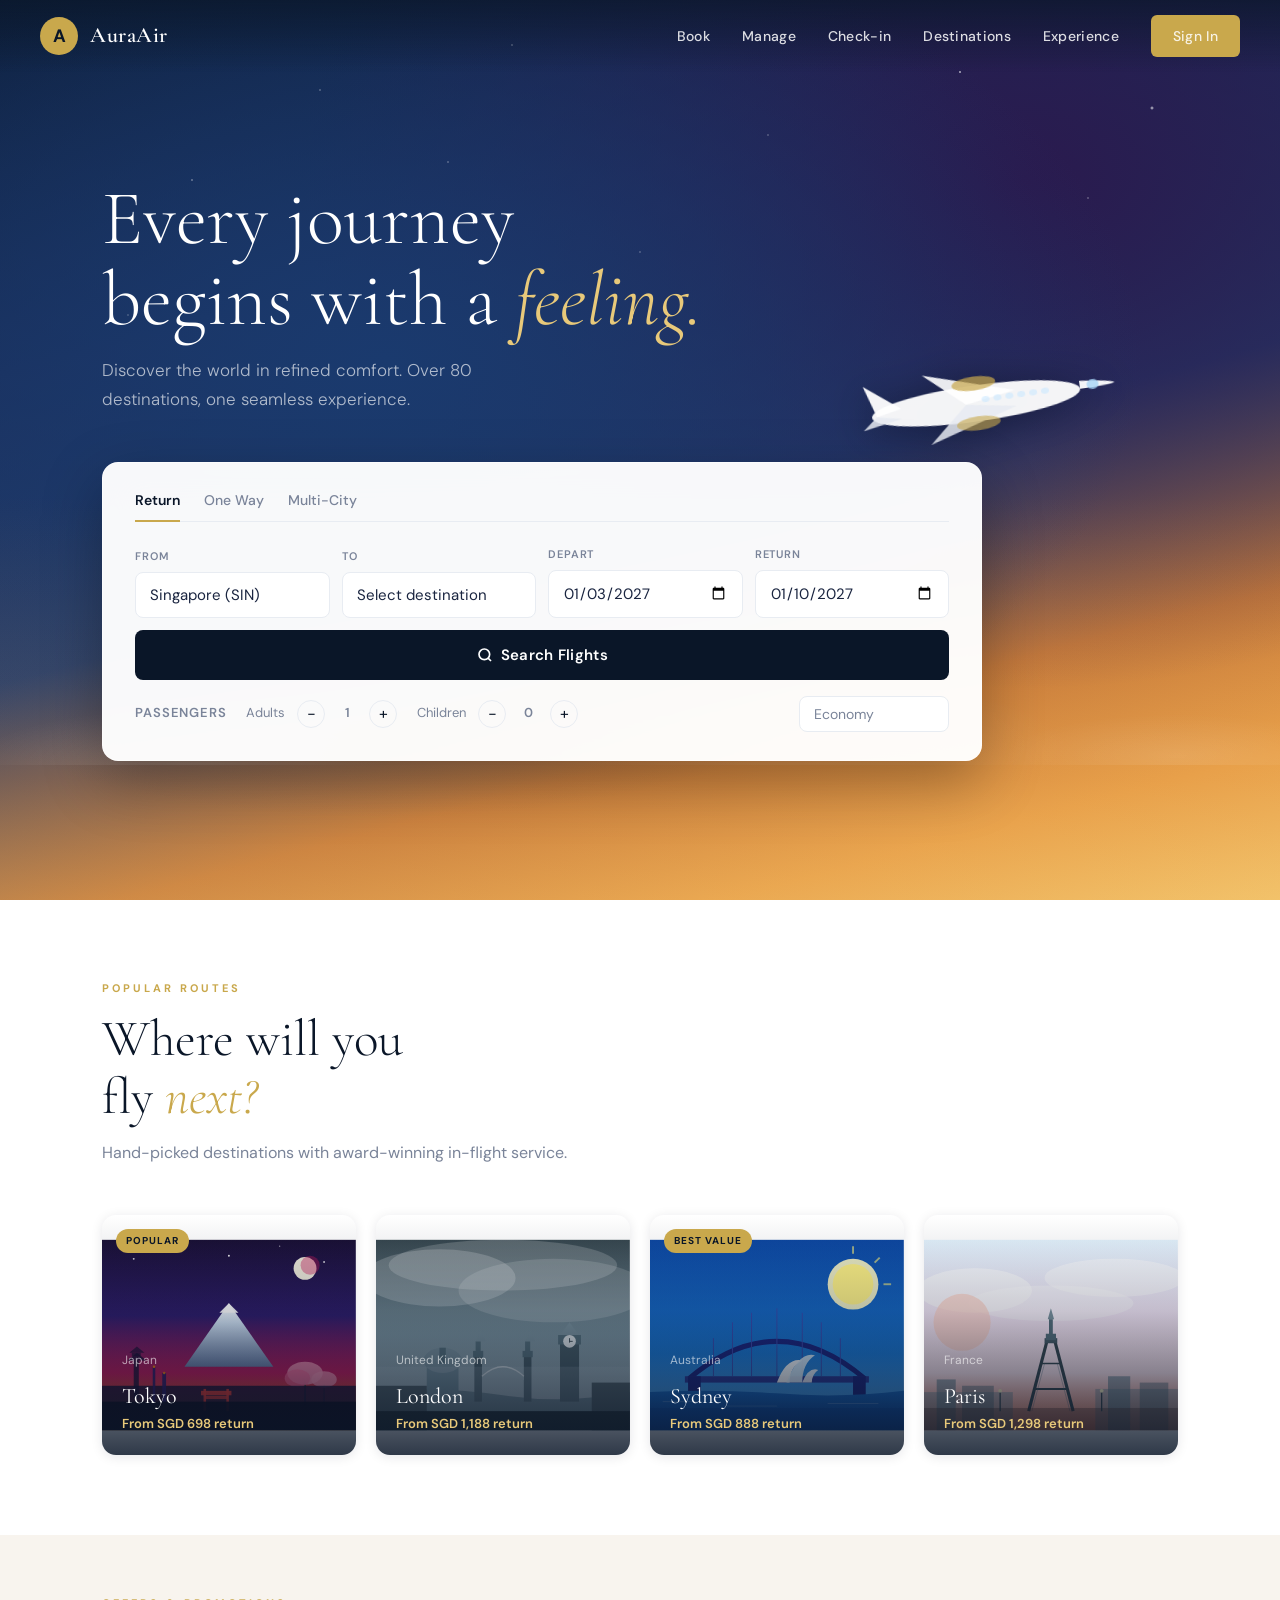
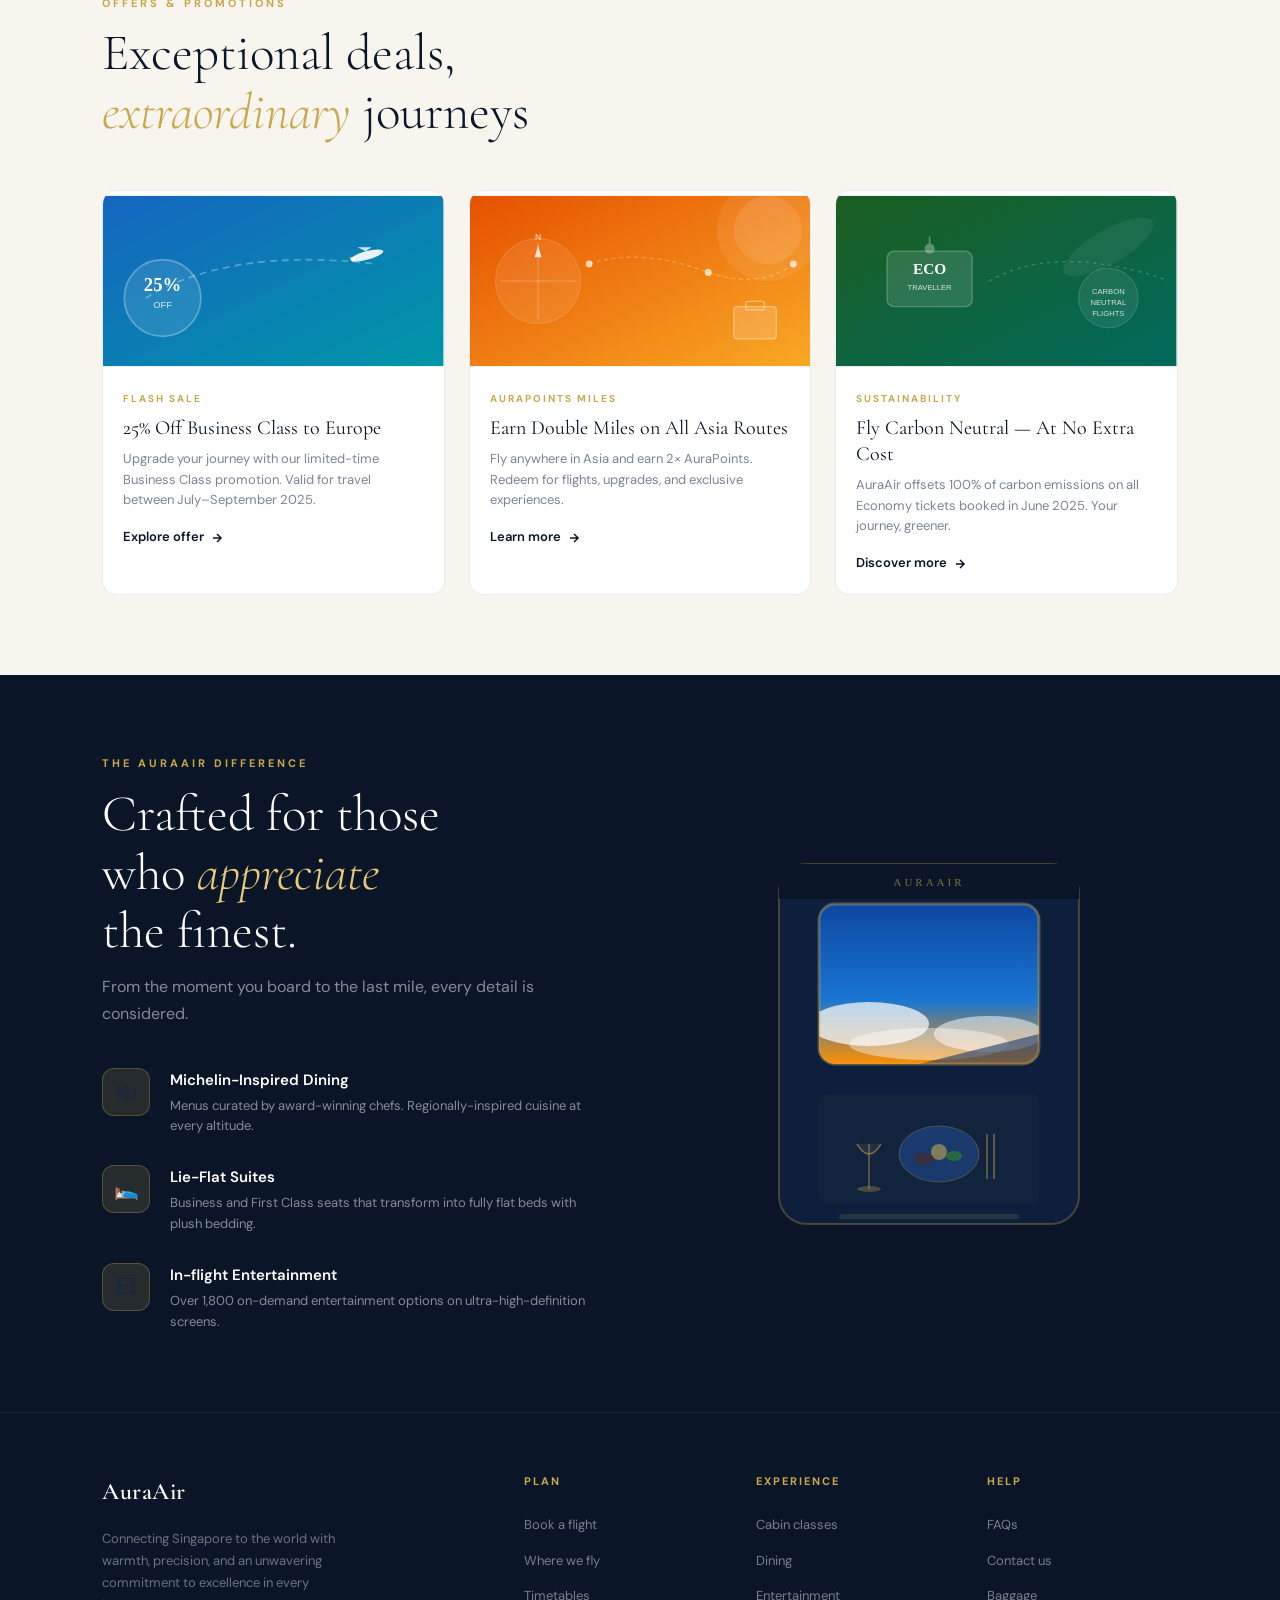
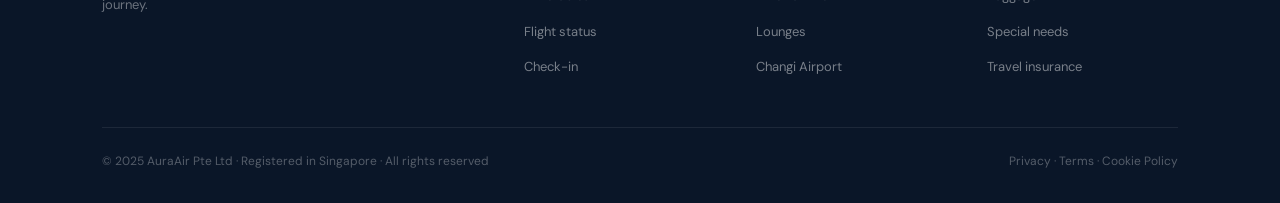
<file: index.html>
<!DOCTYPE html>
<html lang="en">
<head>
<meta charset="UTF-8">
<meta name="viewport" content="width=device-width, initial-scale=1.0">
<title>AuraAir — Fly Further, Feel More</title>
<meta charset="utf-8"/>
<meta content="width=device-width, initial-scale=1.0" name="viewport"/>
<link href="//cdn.dynamicyield.com" rel="preconnect"/>
<link href="//st.dynamicyield.com" rel="preconnect"/>
<link href="//rcom.dynamicyield.com" rel="preconnect"/>
<script src="https://cdn.dynamicyield.com/api/8794849/api_dynamic.js" type="text/javascript"></script>
<script src="https://cdn.dynamicyield.com/api/8794849/api_static.js" type="text/javascript"></script>
<link href="https://fonts.googleapis.com" rel="preconnect"/>
<link href="https://fonts.googleapis.com/css2?family=Cormorant+Garamond:ital,wght@0,300;0,400;0,600;1,300;1,400&amp;family=DM+Sans:wght@300;400;500;600&amp;display=swap" rel="stylesheet"/>
<link rel="stylesheet" href="./styles.css">
</head>
<body data-page="home">
<nav class="transparent" id="mainNav">
<a class="nav-logo" href="./">
<div class="nav-logo-icon">A</div>
<span class="nav-logo-text">AuraAir</span>
</a>
<div class="nav-links">
<a href="#">Book</a>
<a href="#">Manage</a>
<a href="#">Check-in</a>
<a href="#">Destinations</a>
<a href="#">Experience</a>
<a class="nav-cta" href="./">Sign In</a>
</div>
</nav>
<div class="page" id="page-home">
<div class="hero">
<div class="hero-bg">
<div class="hero-bg-gradient"></div>
<div class="hero-stars"></div>
<div class="hero-horizon"></div>
<div class="hero-clouds"></div>
</div>
<svg class="hero-plane" viewbox="0 0 280 120" xmlns="http://www.w3.org/2000/svg">
<ellipse cx="130" cy="60" fill="white" opacity="0.95" rx="105" ry="18"></ellipse>
<path d="M235 60 Q265 60 270 58 Q265 55 235 52 Z" fill="white" opacity="0.95"></path>
<ellipse cx="248" cy="57" fill="#a8d4f5" opacity="0.8" rx="6" ry="5"></ellipse>
<path d="M120 60 L80 25 L170 52 Z" fill="white" opacity="0.9"></path>
<path d="M120 60 L80 95 L170 68 Z" fill="#e8ecf2" opacity="0.85"></path>
<path d="M30 60 L20 28 L55 55 Z" fill="white" opacity="0.95"></path>
<path d="M30 60 L15 72 L55 65 Z" fill="#e8ecf2" opacity="0.85"></path>
<ellipse cx="130" cy="40" fill="#c9a84c" opacity="0.7" rx="22" ry="7"></ellipse>
<ellipse cx="130" cy="80" fill="#c9a84c" opacity="0.6" rx="22" ry="7"></ellipse>
<ellipse cx="200" cy="57" fill="#c9e8ff" opacity="0.6" rx="4" ry="3"></ellipse>
<ellipse cx="188" cy="57" fill="#c9e8ff" opacity="0.6" rx="4" ry="3"></ellipse>
<ellipse cx="176" cy="57" fill="#c9e8ff" opacity="0.6" rx="4" ry="3"></ellipse>
<ellipse cx="164" cy="57" fill="#c9e8ff" opacity="0.6" rx="4" ry="3"></ellipse>
<ellipse cx="152" cy="57" fill="#c9e8ff" opacity="0.6" rx="4" ry="3"></ellipse>
<ellipse cx="140" cy="57" fill="#c9e8ff" opacity="0.6" rx="4" ry="3"></ellipse>
</svg>
<div class="hero-content">
<div class="hero-tag">✦ Award-Winning Service</div>
<h1 class="hero-title">Every journey<br/>begins with a <em>feeling.</em></h1>
<p class="hero-subtitle">Discover the world in refined comfort. Over 80 destinations, one seamless experience.</p>
<div class="search-box">
<div class="search-tabs">
<button class="search-tab active" onclick="setTripType('return',this)">Return</button>
<button class="search-tab" onclick="setTripType('oneway',this)">One Way</button>
<button class="search-tab" onclick="setTripType('multi',this)">Multi-City</button>
</div>
<div class="search-fields" id="searchFields">
<div class="field-group"><label>From</label><input id="searchFrom" placeholder="Singapore (SIN)" type="text" value="Singapore (SIN)"/></div>
<div class="field-group">
<label>To</label>
<select id="searchTo">
<option value="">Select destination</option>
<optgroup label="East Asia">
<option value="Tokyo">Tokyo (NRT), Japan</option>
<option value="Seoul">Seoul (ICN), South Korea</option>
<option value="Shanghai">Shanghai (PVG), China</option>
<option value="Beijing">Beijing (PEK), China</option>
<option value="Hong Kong">Hong Kong (HKG)</option>
<option value="Osaka">Osaka (KIX), Japan</option>
</optgroup>
<optgroup label="Southeast Asia">
<option value="Bangkok">Bangkok (BKK), Thailand</option>
<option value="Kuala Lumpur">Kuala Lumpur (KUL), Malaysia</option>
<option value="Jakarta">Jakarta (CGK), Indonesia</option>
<option value="Bali">Bali (DPS), Indonesia</option>
<option value="Manila">Manila (MNL), Philippines</option>
<option value="Ho Chi Minh City">Ho Chi Minh City (SGN), Vietnam</option>
</optgroup>
<optgroup label="South Asia">
<option value="Mumbai">Mumbai (BOM), India</option>
<option value="Delhi">Delhi (DEL), India</option>
<option value="Colombo">Colombo (CMB), Sri Lanka</option>
</optgroup>
<optgroup label="Australia &amp; Pacific">
<option value="Sydney">Sydney (SYD), Australia</option>
<option value="Melbourne">Melbourne (MEL), Australia</option>
<option value="Auckland">Auckland (AKL), New Zealand</option>
</optgroup>
<optgroup label="Europe">
<option value="London">London (LHR), UK</option>
<option value="Paris">Paris (CDG), France</option>
<option value="Amsterdam">Amsterdam (AMS), Netherlands</option>
<option value="Frankfurt">Frankfurt (FRA), Germany</option>
<option value="Zurich">Zurich (ZRH), Switzerland</option>
<option value="Rome">Rome (FCO), Italy</option>
<option value="Barcelona">Barcelona (BCN), Spain</option>
</optgroup>
<optgroup label="Americas">
<option value="Los Angeles">Los Angeles (LAX), USA</option>
<option value="New York">New York (JFK), USA</option>
<option value="San Francisco">San Francisco (SFO), USA</option>
<option value="Houston">Houston (IAH), USA</option>
</optgroup>
<optgroup label="Middle East &amp; Africa">
<option value="Dubai">Dubai (DXB), UAE</option>
<option value="Johannesburg">Johannesburg (JNB), South Africa</option>
<option value="Nairobi">Nairobi (NBO), Kenya</option>
</optgroup>
</select>
</div>
<div class="field-group"><label>Depart</label><input id="searchDepart" type="date"/></div>
<div class="field-group" id="returnField"><label>Return</label><input id="searchReturn" type="date"/></div>
<a class="search-btn" href="flightsearch/" onclick="doSearch(); return false;">
<svg fill="none" height="16" stroke="currentColor" stroke-width="2.5" viewbox="0 0 24 24" width="16"><circle cx="11" cy="11" r="8"></circle><path d="m21 21-4.35-4.35"></path></svg>
            Search Flights
          </a>
</div>
<div class="pax-row">
<div class="pax-group">
<span class="pax-label">Passengers</span>
<div class="pax-control">
<span>Adults</span>
<button class="pax-btn" onclick="changePax('adults',-1)">−</button>
<span class="pax-count" id="adultCount">1</span>
<button class="pax-btn" onclick="changePax('adults',1)">+</button>
</div>
<div class="pax-control">
<span>Children</span>
<button class="pax-btn" onclick="changePax('children',-1)">−</button>
<span class="pax-count" id="childCount">0</span>
<button class="pax-btn" onclick="changePax('children',1)">+</button>
</div>
</div>
<select class="cabin-select" id="cabinClass">
<option>Economy</option><option>Premium Economy</option><option>Business</option><option>First Class</option>
</select>
</div>
</div>
</div>
</div>
<!-- DESTINATIONS -->
<section class="section">
<div class="section-header fade-up">
<div class="section-eyebrow">Popular Routes</div>
<h2 class="section-title">Where will you<br/>fly <em>next?</em></h2>
<p class="section-subtitle">Hand-picked destinations with award-winning in-flight service.</p>
</div>
<div class="destinations-grid fade-up">
<!-- Tokyo -->
<div class="dest-card" onclick="try{quickSearch('Tokyo')}catch(e){location.href='flightsearch/'}">
<div class="dest-card-img"><div class="dest-card-img-inner">
<svg class="dest-bg" viewbox="0 0 400 300" xmlns="http://www.w3.org/2000/svg">
<defs>
<lineargradient id="sky-tokyo" x1="0" x2="0" y1="0" y2="1"><stop offset="0%" stop-color="#1a1035"></stop><stop offset="40%" stop-color="#2d1b69"></stop><stop offset="70%" stop-color="#c2185b"></stop><stop offset="100%" stop-color="#ff8f00"></stop></lineargradient>
<lineargradient id="mtfuji" x1="0" x2="0" y1="0" y2="1"><stop offset="0%" stop-color="#fff"></stop><stop offset="30%" stop-color="#d4e5f7"></stop><stop offset="100%" stop-color="#6b7fa8"></stop></lineargradient>
</defs>
<rect fill="url(#sky-tokyo)" height="300" width="400"></rect>
<circle cx="50" cy="30" fill="white" opacity="0.8" r="1.5"></circle><circle cx="120" cy="15" fill="white" opacity="0.7" r="1"></circle><circle cx="200" cy="25" fill="white" opacity="0.9" r="1.5"></circle><circle cx="280" cy="10" fill="white" opacity="0.6" r="1"></circle><circle cx="350" cy="35" fill="white" opacity="0.8" r="1.5"></circle>
<circle cx="320" cy="45" fill="#fffde7" opacity="0.9" r="18"></circle><circle cx="328" cy="40" fill="#c2185b" opacity="0.4" r="15"></circle>
<polygon fill="url(#mtfuji)" points="130,200 200,100 270,200"></polygon><polygon fill="white" opacity="0.95" points="185,115 200,100 215,115"></polygon>
<rect fill="#1a1035" height="60" opacity="0.8" width="8" x="50" y="190"></rect><polygon fill="#1a1035" opacity="0.8" points="40,190 70,190 55,178"></polygon><rect fill="#1a1035" height="5" opacity="0.7" width="14" x="47" y="178"></rect><polygon fill="#1a1035" opacity="0.7" points="43,178 67,178 55,168"></polygon>
<line stroke="#5d4037" stroke-width="3" x1="320" x2="320" y1="260" y2="220"></line><ellipse cx="320" cy="210" fill="#f48fb1" opacity="0.85" rx="28" ry="18"></ellipse><ellipse cx="308" cy="218" fill="#f06292" opacity="0.7" rx="20" ry="14"></ellipse>
<line stroke="#5d4037" stroke-width="2" x1="350" x2="350" y1="260" y2="228"></line><ellipse cx="350" cy="220" fill="#f48fb1" opacity="0.8" rx="20" ry="13"></ellipse>
<rect fill="#1a1035" height="70" opacity="0.85" width="400" x="0" y="230"></rect>
<rect fill="#2d1b69" height="60" opacity="0.9" width="4" x="80" y="200"></rect><rect fill="#2d1b69" height="50" opacity="0.9" width="6" x="95" y="210"></rect>
<circle cx="82" cy="200" fill="#ff8f00" opacity="0.9" r="2"></circle><circle cx="98" cy="210" fill="#ff8f00" opacity="0.8" r="2"></circle>
<rect fill="#e53935" height="35" opacity="0.9" width="4" x="160" y="235"></rect><rect fill="#e53935" height="35" opacity="0.9" width="4" x="196" y="235"></rect><rect fill="#e53935" height="7" opacity="0.9" width="48" x="156" y="238"></rect><rect fill="#e53935" height="5" opacity="0.8" width="36" x="162" y="246"></rect>
<rect fill="#0d0a1f" height="45" opacity="0.9" width="400" x="0" y="255"></rect>
</svg>
</div><div class="dest-card-overlay"></div></div>
<div class="dest-card-body"><div class="dest-country">Japan</div><div class="dest-city">Tokyo</div><div class="dest-price">From SGD 698 return</div></div>
<div class="dest-badge">Popular</div>
</div>
<!-- London -->
<div class="dest-card" onclick="try{quickSearch('London')}catch(e){location.href='flightsearch/'}">
<div class="dest-card-img"><div class="dest-card-img-inner">
<svg class="dest-bg" viewbox="0 0 400 300" xmlns="http://www.w3.org/2000/svg">
<defs><lineargradient id="sky-lon" x1="0" x2="0" y1="0" y2="1"><stop offset="0%" stop-color="#37474f"></stop><stop offset="50%" stop-color="#78909c"></stop><stop offset="100%" stop-color="#b0bec5"></stop></lineargradient></defs>
<rect fill="url(#sky-lon)" height="300" width="400"></rect>
<ellipse cx="100" cy="60" fill="white" opacity="0.2" rx="120" ry="45"></ellipse><ellipse cx="280" cy="80" fill="white" opacity="0.15" rx="150" ry="50"></ellipse><ellipse cx="200" cy="40" fill="white" opacity="0.18" rx="180" ry="40"></ellipse>
<path d="M0 240 Q100 230 200 245 Q300 260 400 240 L400 300 L0 300Z" fill="#546e7a" opacity="0.8"></path>
<rect fill="#455a64" height="75" width="12" x="155" y="180"></rect><rect fill="#455a64" height="75" width="12" x="233" y="180"></rect>
<rect fill="#546e7a" height="10" width="16" x="153" y="175"></rect><rect fill="#546e7a" height="10" width="16" x="231" y="175"></rect>
<rect fill="#546e7a" height="20" width="8" x="157" y="160"></rect><rect fill="#546e7a" height="20" width="8" x="235" y="160"></rect>
<polygon fill="#78909c" points="157,160 165,145 173,160"></polygon><polygon fill="#78909c" points="235,160 243,145 251,160"></polygon>
<rect fill="#90a4ae" height="6" width="66" x="167" y="215"></rect>
<path d="M167 215 Q200 185 233 215" fill="none" stroke="#cfd8dc" stroke-width="2"></path>
<rect fill="#455a64" height="100" width="30" x="290" y="155"></rect><rect fill="#546e7a" height="15" width="36" x="287" y="150"></rect>
<polygon fill="#78909c" points="290,150 305,130 320,150"></polygon>
<circle cx="305" cy="160" fill="#eceff1" opacity="0.9" r="10"></circle>
<line stroke="#37474f" stroke-width="1.5" x1="305" x2="305" y1="155" y2="162"></line><line stroke="#37474f" stroke-width="1.5" x1="305" x2="310" y1="160" y2="160"></line>
<rect fill="#607d8b" height="65" width="50" x="80" y="190"></rect><ellipse cx="105" cy="190" fill="#78909c" rx="30" ry="20"></ellipse>
<rect fill="#546e7a" height="25" width="10" x="100" y="170"></rect>
<rect fill="#37474f" height="70" width="80" x="0" y="230"></rect><rect fill="#37474f" height="75" width="60" x="340" y="225"></rect>
<rect fill="rgba(176,190,197,0.2)" height="100" width="400" x="0" y="200"></rect>
<rect fill="#263238" height="30" width="400" x="0" y="270"></rect>
</svg>
</div><div class="dest-card-overlay"></div></div>
<div class="dest-card-body"><div class="dest-country">United Kingdom</div><div class="dest-city">London</div><div class="dest-price">From SGD 1,188 return</div></div>
</div>
<!-- Sydney -->
<div class="dest-card" onclick="try{quickSearch('Sydney')}catch(e){location.href='flightsearch/'}">
<div class="dest-card-img"><div class="dest-card-img-inner">
<svg class="dest-bg" viewbox="0 0 400 300" xmlns="http://www.w3.org/2000/svg">
<defs>
<lineargradient id="sky-syd" x1="0" x2="0" y1="0" y2="1"><stop offset="0%" stop-color="#0d47a1"></stop><stop offset="60%" stop-color="#1976d2"></stop><stop offset="100%" stop-color="#64b5f6"></stop></lineargradient>
<lineargradient id="water-syd" x1="0" x2="0" y1="0" y2="1"><stop offset="0%" stop-color="#1565c0"></stop><stop offset="100%" stop-color="#0d47a1"></stop></lineargradient>
</defs>
<rect fill="url(#sky-syd)" height="300" width="400"></rect>
<circle cx="320" cy="70" fill="#fff9c4" opacity="0.9" r="40"></circle><circle cx="320" cy="70" fill="#fff176" opacity="0.8" r="32"></circle>
<line opacity="0.6" stroke="#fff176" stroke-width="3" x1="320" x2="320" y1="22" y2="10"></line><line opacity="0.6" stroke="#fff176" stroke-width="3" x1="354" x2="362" y1="36" y2="28"></line><line opacity="0.6" stroke="#fff176" stroke-width="3" x1="368" x2="380" y1="70" y2="70"></line>
<path d="M60 220 Q200 100 340 220" fill="none" stroke="#1a237e" stroke-width="8"></path>
<rect fill="#283593" height="10" width="290" x="55" y="215"></rect>
<rect fill="#1a237e" height="55" width="20" x="60" y="215"></rect><rect fill="#1a237e" height="55" width="20" x="320" y="215"></rect>
<line stroke="#3949ab" stroke-width="1.5" x1="100" x2="100" y1="155" y2="215"></line><line stroke="#3949ab" stroke-width="1.5" x1="130" x2="130" y1="130" y2="215"></line><line stroke="#3949ab" stroke-width="1.5" x1="160" x2="160" y1="115" y2="215"></line><line stroke="#3949ab" stroke-width="1.5" x1="200" x2="200" y1="108" y2="215"></line><line stroke="#3949ab" stroke-width="1.5" x1="240" x2="240" y1="115" y2="215"></line><line stroke="#3949ab" stroke-width="1.5" x1="270" x2="270" y1="130" y2="215"></line><line stroke="#3949ab" stroke-width="1.5" x1="300" x2="300" y1="155" y2="215"></line>
<path d="M200 225 Q215 185 240 190 Q220 200 220 225Z" fill="white" opacity="0.95"></path>
<path d="M215 225 Q235 175 260 182 Q240 195 240 225Z" fill="#e3f2fd" opacity="0.9"></path>
<path d="M240 225 Q250 200 265 205 Q255 212 255 225Z" fill="white" opacity="0.85"></path>
<path d="M0 240 Q100 235 200 242 Q300 250 400 238 L400 300 L0 300Z" fill="url(#water-syd)"></path>
<line stroke="rgba(255,255,255,0.2)" stroke-width="1.5" x1="20" x2="80" y1="255" y2="255"></line><line stroke="rgba(255,255,255,0.15)" stroke-width="1.5" x1="120" x2="200" y1="262" y2="262"></line><line stroke="rgba(255,255,255,0.2)" stroke-width="1.5" x1="280" x2="360" y1="258" y2="258"></line>
<rect fill="#0d47a1" height="35" opacity="0.5" width="400" x="0" y="265"></rect>
</svg>
</div><div class="dest-card-overlay"></div></div>
<div class="dest-card-body"><div class="dest-country">Australia</div><div class="dest-city">Sydney</div><div class="dest-price">From SGD 888 return</div></div>
<div class="dest-badge">Best Value</div>
</div>
<!-- Paris -->
<div class="dest-card" onclick="try{quickSearch('Paris')}catch(e){location.href='flightsearch/'}">
<div class="dest-card-img"><div class="dest-card-img-inner">
<svg class="dest-bg" viewbox="0 0 400 300" xmlns="http://www.w3.org/2000/svg">
<defs><lineargradient id="sky-par" x1="0" x2="0" y1="0" y2="1"><stop offset="0%" stop-color="#e3f2fd"></stop><stop offset="40%" stop-color="#f3e5f5"></stop><stop offset="70%" stop-color="#fce4ec"></stop><stop offset="100%" stop-color="#ff8a65"></stop></lineargradient></defs>
<rect fill="url(#sky-par)" height="300" width="400"></rect>
<ellipse cx="80" cy="80" fill="white" opacity="0.6" rx="90" ry="35"></ellipse><ellipse cx="300" cy="60" fill="white" opacity="0.5" rx="110" ry="30"></ellipse><ellipse cx="200" cy="100" fill="white" opacity="0.4" rx="130" ry="28"></ellipse>
<circle cx="60" cy="130" fill="#ffccbc" opacity="0.6" r="45"></circle>
<line stroke="#37474f" stroke-width="5" x1="165" x2="195" y1="270" y2="155"></line><line stroke="#37474f" stroke-width="5" x1="235" x2="205" y1="270" y2="155"></line>
<line stroke="#37474f" stroke-width="3" x1="173" x2="227" y1="235" y2="235"></line><line stroke="#37474f" stroke-width="2.5" x1="183" x2="217" y1="195" y2="195"></line>
<rect fill="#546e7a" height="35" width="6" x="197" y="125"></rect><polygon fill="#78909c" points="195,125 200,108 205,125"></polygon>
<rect fill="#455a64" height="8" width="20" x="190" y="155"></rect><rect fill="#546e7a" height="10" width="16" x="192" y="148"></rect>
<line opacity="0.6" stroke="#546e7a" stroke-width="1" x1="170" x2="190" y1="270" y2="195"></line><line opacity="0.6" stroke="#546e7a" stroke-width="1" x1="230" x2="210" y1="270" y2="195"></line>
<rect fill="#78909c" height="60" opacity="0.5" width="140" x="0" y="240"></rect><rect fill="#607d8b" height="80" opacity="0.6" width="30" x="20" y="220"></rect><rect fill="#546e7a" height="70" opacity="0.5" width="50" x="60" y="230"></rect>
<rect fill="#78909c" height="65" opacity="0.5" width="130" x="270" y="235"></rect><rect fill="#607d8b" height="85" opacity="0.6" width="35" x="290" y="215"></rect><rect fill="#546e7a" height="75" opacity="0.5" width="45" x="340" y="225"></rect>
<rect fill="#4e342e" height="35" opacity="0.4" width="400" x="0" y="265"></rect>
<line stroke="#37474f" stroke-width="2" x1="120" x2="120" y1="240" y2="270"></line><circle cx="120" cy="238" fill="#fff9c4" opacity="0.9" r="3"></circle>
<line stroke="#37474f" stroke-width="2" x1="280" x2="280" y1="240" y2="270"></line><circle cx="280" cy="238" fill="#fff9c4" opacity="0.9" r="3"></circle>
</svg>
</div><div class="dest-card-overlay"></div></div>
<div class="dest-card-body"><div class="dest-country">France</div><div class="dest-city">Paris</div><div class="dest-price">From SGD 1,298 return</div></div>
</div>
</div>
</section>
<!-- PROMOS -->
<section class="section" style="background:var(--cream);padding-top:60px;padding-bottom:80px">
<div class="section-header fade-up">
<div class="section-eyebrow">Offers &amp; Promotions</div>
<h2 class="section-title">Exceptional deals,<br/><em>extraordinary</em> journeys</h2>
</div>
<div class="promos-grid fade-up">
<div class="promo-card">
<div class="promo-img"><div class="promo-img-inner">
<svg style="width:100%;height:180px" viewbox="0 0 400 200" xmlns="http://www.w3.org/2000/svg">
<defs><lineargradient id="pg1" x1="0" x2="1" y1="0" y2="1"><stop offset="0%" stop-color="#1565c0"></stop><stop offset="100%" stop-color="#0097a7"></stop></lineargradient></defs>
<rect fill="url(#pg1)" height="200" width="400"></rect>
<path d="M50 120 Q150 60 320 80" fill="none" stroke="rgba(255,255,255,0.3)" stroke-dasharray="8,6" stroke-width="2"></path>
<g transform="translate(310,70) rotate(-15)"><ellipse cx="0" cy="0" fill="white" opacity="0.9" rx="20" ry="5"></ellipse><polygon fill="white" opacity="0.8" points="0,-5 -8,-12 8,-8"></polygon><polygon fill="white" opacity="0.9" points="-12,0 -20,-3 -18,3"></polygon></g>
<circle cx="70" cy="120" fill="rgba(255,255,255,0.1)" r="45" stroke="rgba(255,255,255,0.3)" stroke-width="2"></circle>
<text fill="white" font-family="Georgia,serif" font-size="22" font-weight="bold" text-anchor="middle" x="70" y="112">25%</text>
<text fill="rgba(255,255,255,0.8)" font-family="sans-serif" font-size="11" text-anchor="middle" x="70" y="132">OFF</text>
</svg>
</div></div>
<div class="promo-body"><div class="promo-tag">Flash Sale</div><h3 class="promo-title">25% Off Business Class to Europe</h3><p class="promo-desc">Upgrade your journey with our limited-time Business Class promotion. Valid for travel between July–September 2025.</p><div class="promo-cta">Explore offer <svg fill="none" height="14" stroke="currentColor" stroke-width="2.5" viewbox="0 0 24 24" width="14"><path d="M5 12h14M12 5l7 7-7 7"></path></svg></div></div>
</div>
<div class="promo-card">
<div class="promo-img"><div class="promo-img-inner">
<svg style="width:100%;height:180px" viewbox="0 0 400 200" xmlns="http://www.w3.org/2000/svg">
<defs><lineargradient id="pg2" x1="0" x2="1" y1="0" y2="1"><stop offset="0%" stop-color="#e65100"></stop><stop offset="100%" stop-color="#f9a825"></stop></lineargradient></defs>
<rect fill="url(#pg2)" height="200" width="400"></rect>
<circle cx="350" cy="40" fill="rgba(255,255,255,0.08)" r="60"></circle><circle cx="350" cy="40" fill="rgba(255,255,255,0.1)" r="40"></circle>
<circle cx="80" cy="100" fill="rgba(255,255,255,0.08)" r="50" stroke="rgba(255,255,255,0.2)" stroke-width="1"></circle>
<line stroke="rgba(255,255,255,0.3)" stroke-width="1" x1="80" x2="80" y1="55" y2="145"></line><line stroke="rgba(255,255,255,0.3)" stroke-width="1" x1="35" x2="125" y1="100" y2="100"></line>
<polygon fill="white" opacity="0.8" points="80,58 76,72 84,72"></polygon>
<text fill="rgba(255,255,255,0.9)" font-family="sans-serif" font-size="10" text-anchor="middle" x="80" y="52">N</text>
<path d="M140 80 Q200 60 280 90 Q340 110 380 80" fill="none" stroke="rgba(255,255,255,0.25)" stroke-dasharray="5,4" stroke-width="1.5"></path>
<circle cx="140" cy="80" fill="white" opacity="0.7" r="4"></circle><circle cx="280" cy="90" fill="white" opacity="0.7" r="4"></circle><circle cx="380" cy="80" fill="white" opacity="0.7" r="4"></circle>
<rect fill="rgba(255,255,255,0.15)" height="38" rx="4" stroke="rgba(255,255,255,0.4)" stroke-width="1.5" width="50" x="310" y="130"></rect>
<rect fill="none" height="10" rx="3" stroke="rgba(255,255,255,0.4)" stroke-width="1.5" width="22" x="324" y="124"></rect>
</svg>
</div></div>
<div class="promo-body"><div class="promo-tag">AuraPoints Miles</div><h3 class="promo-title">Earn Double Miles on All Asia Routes</h3><p class="promo-desc">Fly anywhere in Asia and earn 2× AuraPoints. Redeem for flights, upgrades, and exclusive experiences.</p><div class="promo-cta">Learn more <svg fill="none" height="14" stroke="currentColor" stroke-width="2.5" viewbox="0 0 24 24" width="14"><path d="M5 12h14M12 5l7 7-7 7"></path></svg></div></div>
</div>
<div class="promo-card">
<div class="promo-img"><div class="promo-img-inner">
<svg style="width:100%;height:180px" viewbox="0 0 400 200" xmlns="http://www.w3.org/2000/svg">
<defs><lineargradient id="pg3" x1="0" x2="1" y1="0" y2="1"><stop offset="0%" stop-color="#1b5e20"></stop><stop offset="100%" stop-color="#00695c"></stop></lineargradient></defs>
<rect fill="url(#pg3)" height="200" width="400"></rect>
<ellipse cx="320" cy="60" fill="rgba(255,255,255,0.06)" rx="60" ry="20" transform="rotate(-30 320 60)"></ellipse>
<rect fill="rgba(255,255,255,0.12)" height="65" rx="8" stroke="rgba(255,255,255,0.25)" stroke-width="1.5" width="100" x="60" y="65"></rect>
<circle cx="110" cy="62" fill="rgba(255,255,255,0.3)" r="6"></circle><line stroke="rgba(255,255,255,0.3)" stroke-width="2" x1="110" x2="110" y1="56" y2="48"></line>
<text fill="white" font-family="Georgia,serif" font-size="18" font-weight="bold" text-anchor="middle" x="110" y="92">ECO</text>
<text fill="rgba(255,255,255,0.8)" font-family="sans-serif" font-size="9" text-anchor="middle" x="110" y="110">TRAVELLER</text>
<path d="M180 100 Q250 60 360 90 Q380 95 390 100" fill="none" stroke="rgba(255,255,255,0.2)" stroke-dasharray="4,5" stroke-width="1.5"></path>
<circle cx="320" cy="120" fill="rgba(255,255,255,0.08)" r="35" stroke="rgba(255,255,255,0.2)" stroke-width="1"></circle>
<text fill="rgba(255,255,255,0.8)" font-family="sans-serif" font-size="9" text-anchor="middle" x="320" y="115">CARBON</text>
<text fill="rgba(255,255,255,0.8)" font-family="sans-serif" font-size="9" text-anchor="middle" x="320" y="128">NEUTRAL</text>
<text fill="rgba(255,255,255,0.8)" font-family="sans-serif" font-size="9" text-anchor="middle" x="320" y="141">FLIGHTS</text>
</svg>
</div></div>
<div class="promo-body"><div class="promo-tag">Sustainability</div><h3 class="promo-title">Fly Carbon Neutral — At No Extra Cost</h3><p class="promo-desc">AuraAir offsets 100% of carbon emissions on all Economy tickets booked in June 2025. Your journey, greener.</p><div class="promo-cta">Discover more <svg fill="none" height="14" stroke="currentColor" stroke-width="2.5" viewbox="0 0 24 24" width="14"><path d="M5 12h14M12 5l7 7-7 7"></path></svg></div></div>
</div>
</div>
</section>
<!-- EXPERIENCE STRIP -->
<div class="experience-strip">
<div class="experience-text">
<div class="section-eyebrow" style="color:var(--gold)">The AuraAir Difference</div>
<h2 class="section-title" style="color:var(--white)">Crafted for those<br/>who <em>appreciate</em><br/>the finest.</h2>
<p class="section-subtitle" style="color:rgba(255,255,255,0.5)">From the moment you board to the last mile, every detail is considered.</p>
<div class="experience-features">
<div class="exp-feature"><div class="exp-icon">🍽</div><div class="exp-feature-text"><h4>Michelin-Inspired Dining</h4><p>Menus curated by award-winning chefs. Regionally-inspired cuisine at every altitude.</p></div></div>
<div class="exp-feature"><div class="exp-icon">🛌</div><div class="exp-feature-text"><h4>Lie-Flat Suites</h4><p>Business and First Class seats that transform into fully flat beds with plush bedding.</p></div></div>
<div class="exp-feature"><div class="exp-icon">🎞</div><div class="exp-feature-text"><h4>In-flight Entertainment</h4><p>Over 1,800 on-demand entertainment options on ultra-high-definition screens.</p></div></div>
</div>
</div>
<div class="experience-visual">
<svg style="width:380px;max-width:100%" viewbox="0 0 380 420" xmlns="http://www.w3.org/2000/svg">
<rect fill="#0d1f3c" height="360" rx="28" stroke="rgba(201,168,76,0.3)" stroke-width="2" width="300" x="40" y="30"></rect>
<rect fill="#1565c0" height="160" rx="16" width="220" x="80" y="70"></rect>
<defs>
<clippath id="winclip"><rect height="160" rx="16" width="220" x="80" y="70"></rect></clippath>
<lineargradient id="skywin" x1="0" x2="0" y1="0" y2="1"><stop offset="0%" stop-color="#0d47a1"></stop><stop offset="60%" stop-color="#1976d2"></stop><stop offset="100%" stop-color="#ff8f00"></stop></lineargradient>
</defs>
<rect clip-path="url(#winclip)" fill="url(#skywin)" height="160" rx="16" width="220" x="80" y="70"></rect>
<ellipse clip-path="url(#winclip)" cx="130" cy="190" fill="white" opacity="0.7" rx="60" ry="22"></ellipse>
<ellipse clip-path="url(#winclip)" cx="250" cy="200" fill="white" opacity="0.5" rx="55" ry="18"></ellipse>
<ellipse clip-path="url(#winclip)" cx="190" cy="210" fill="white" opacity="0.4" rx="80" ry="16"></ellipse>
<path clip-path="url(#winclip)" d="M180 230 L300 200 L300 230Z" fill="#1a3a6e" opacity="0.6"></path>
<rect fill="none" height="160" rx="16" stroke="rgba(201,168,76,0.4)" stroke-width="3" width="220" x="80" y="70"></rect>
<rect fill="#12233d" height="110" rx="8" width="220" x="80" y="260"></rect>
<line stroke="rgba(201,168,76,0.5)" stroke-width="1.5" x1="130" x2="130" y1="355" y2="310"></line>
<path d="M118 310 Q130 330 142 310" fill="rgba(201,168,76,0.1)" stroke="rgba(201,168,76,0.5)" stroke-width="1.5"></path>
<ellipse cx="130" cy="355" fill="rgba(201,168,76,0.3)" rx="12" ry="3"></ellipse>
<ellipse cx="200" cy="320" fill="#1a3a6e" rx="40" ry="28" stroke="rgba(201,168,76,0.3)" stroke-width="1"></ellipse>
<circle cx="200" cy="318" fill="#c9a84c" opacity="0.6" r="8"></circle>
<ellipse cx="185" cy="325" fill="#4a2c2a" opacity="0.7" rx="10" ry="6"></ellipse>
<ellipse cx="215" cy="322" fill="#2e7d32" opacity="0.7" rx="8" ry="5"></ellipse>
<line stroke="rgba(201,168,76,0.4)" stroke-width="2" x1="248" x2="248" y1="300" y2="345"></line>
<line stroke="rgba(201,168,76,0.4)" stroke-width="2" x1="255" x2="255" y1="300" y2="345"></line>
<rect fill="rgba(201,168,76,0.15)" height="5" rx="3" width="180" x="100" y="380"></rect>
<rect fill="#0a1628" height="35" rx="28 28 0 0" width="300" x="40" y="30"></rect>
<text fill="rgba(201,168,76,0.6)" font-family="Georgia,serif" font-size="11" letter-spacing="3" text-anchor="middle" x="190" y="52">AURAAIR</text>
</svg>
</div>
</div>
<!-- FOOTER -->
<footer>
<div class="footer-grid">
<div class="footer-brand">
<span class="nav-logo-text" style="color:var(--white)">AuraAir</span>
<p>Connecting Singapore to the world with warmth, precision, and an unwavering commitment to excellence in every journey.</p>
</div>
<div class="footer-col"><h5>Plan</h5><ul><li><a href="#">Book a flight</a></li><li><a href="#">Where we fly</a></li><li><a href="#">Timetables</a></li><li><a href="#">Flight status</a></li><li><a href="#">Check-in</a></li></ul></div>
<div class="footer-col"><h5>Experience</h5><ul><li><a href="#">Cabin classes</a></li><li><a href="#">Dining</a></li><li><a href="#">Entertainment</a></li><li><a href="#">Lounges</a></li><li><a href="#">Changi Airport</a></li></ul></div>
<div class="footer-col"><h5>Help</h5><ul><li><a href="#">FAQs</a></li><li><a href="#">Contact us</a></li><li><a href="#">Baggage</a></li><li><a href="#">Special needs</a></li><li><a href="#">Travel insurance</a></li></ul></div>
</div>
<div class="footer-bottom">
<span class="footer-copy">© 2025 AuraAir Pte Ltd · Registered in Singapore · All rights reserved</span>
<span class="footer-copy">Privacy · Terms · Cookie Policy</span>
</div>
</footer>
</div>
<script src="./app.js" defer></script>
</body>
</html>
</file>
<file: styles.css>
*,*::before,*::after{box-sizing:border-box;margin:0;padding:0}
:root{
  --navy:#0a1628;--navy-mid:#12233d;--gold:#c9a84c;--gold-light:#e8c97a;
  --cream:#f8f4ee;--white:#ffffff;--grey:#7a8499;--grey-light:#e8ecf2;
  --text:#1a2540;--shadow:0 8px 40px rgba(10,22,40,0.15);
  --shadow-sm:0 2px 12px rgba(10,22,40,0.10);--radius:12px;--radius-sm:8px;
  --font-display:'Cormorant Garamond',Georgia,serif;
  --font-body:'DM Sans',sans-serif;
  --transition:0.3s cubic-bezier(0.4,0,0.2,1);
}
html{scroll-behavior:smooth}
body{font-family:var(--font-body);color:var(--text);background:var(--white);overflow-x:hidden;line-height:1.6}
img{max-width:100%;display:block}
button{cursor:pointer;font-family:var(--font-body)}
input,select{font-family:var(--font-body)}
a{text-decoration:none;color:inherit}
.page{min-height:100vh}

/* NAV */
nav{position:fixed;top:0;left:0;right:0;z-index:1000;padding:0 40px;height:72px;display:flex;align-items:center;justify-content:space-between;transition:var(--transition)}
nav.scrolled,nav.solid{background:var(--navy);box-shadow:0 2px 20px rgba(0,0,0,0.3)}
nav.transparent{background:linear-gradient(to bottom,rgba(10,22,40,0.7),transparent)}
.nav-logo{display:flex;align-items:center;gap:12px;cursor:pointer}
.nav-logo-icon{width:38px;height:38px;background:var(--gold);border-radius:50%;display:flex;align-items:center;justify-content:center;font-size:18px;font-weight:700;color:var(--navy)}
.nav-logo-text{font-family:var(--font-display);font-size:22px;font-weight:600;color:var(--white);letter-spacing:0.5px}
.nav-links{display:flex;align-items:center;gap:32px}
.nav-links a{color:rgba(255,255,255,0.85);font-size:14px;font-weight:500;letter-spacing:0.3px;transition:var(--transition)}
.nav-links a:hover{color:var(--gold)}
.nav-cta{background:var(--gold);color:var(--navy);padding:10px 22px;border-radius:6px;font-size:13px;font-weight:600;letter-spacing:0.3px;transition:var(--transition);border:none}
.nav-cta:hover{background:var(--gold-light)}

/* HERO */
.hero{position:relative;height:100vh;min-height:680px;display:flex;align-items:center;overflow:hidden}
.hero-bg{position:absolute;inset:0;z-index:0}
.hero-bg-gradient{position:absolute;inset:0;background:radial-gradient(ellipse at 30% 40%,#1a3a6e 0%,transparent 60%),radial-gradient(ellipse at 80% 20%,#2a1a4e 0%,transparent 50%),linear-gradient(165deg,#0d1f3c 0%,#1a2e5a 30%,#253d6b 55%,#c4783a 75%,#e8a04a 88%,#f2c26a 100%)}
.hero-stars{position:absolute;inset:0;overflow:hidden}
.hero-stars::before{content:'';position:absolute;inset:0;background-image:radial-gradient(1px 1px at 15% 20%,rgba(255,255,255,0.9) 0%,transparent 100%),radial-gradient(1px 1px at 25% 10%,rgba(255,255,255,0.7) 0%,transparent 100%),radial-gradient(1px 1px at 40% 5%,rgba(255,255,255,0.8) 0%,transparent 100%),radial-gradient(1px 1px at 60% 15%,rgba(255,255,255,0.6) 0%,transparent 100%),radial-gradient(1.5px 1.5px at 75% 8%,rgba(255,255,255,0.9) 0%,transparent 100%),radial-gradient(1px 1px at 85% 22%,rgba(255,255,255,0.7) 0%,transparent 100%),radial-gradient(1px 1px at 10% 35%,rgba(255,255,255,0.5) 0%,transparent 100%),radial-gradient(1px 1px at 50% 28%,rgba(255,255,255,0.6) 0%,transparent 100%),radial-gradient(2px 2px at 90% 12%,rgba(255,255,255,0.8) 0%,transparent 100%),radial-gradient(1px 1px at 35% 18%,rgba(255,255,255,0.7) 0%,transparent 100%)}
.hero-horizon{position:absolute;bottom:0;left:0;right:0;height:45%;background:linear-gradient(to top,rgba(242,194,106,0.25) 0%,rgba(232,160,74,0.15) 30%,transparent 100%)}
.hero-clouds{position:absolute;bottom:15%;left:0;right:0;height:200px}
.hero-clouds::before{content:'';position:absolute;bottom:0;left:-10%;right:-10%;height:180px;background:radial-gradient(ellipse 300px 80px at 20% 100%,rgba(255,255,255,0.12) 0%,transparent 70%),radial-gradient(ellipse 400px 100px at 60% 90%,rgba(255,255,255,0.08) 0%,transparent 70%),radial-gradient(ellipse 250px 60px at 85% 95%,rgba(255,255,255,0.1) 0%,transparent 70%)}
.hero-plane{position:absolute;right:12%;top:38%;width:280px;height:auto;transform:rotate(-8deg);filter:drop-shadow(0 4px 20px rgba(0,0,0,0.4));animation:planefloat 6s ease-in-out infinite}
@keyframes planefloat{0%,100%{transform:rotate(-8deg) translateY(0)}50%{transform:rotate(-8deg) translateY(-12px)}}
.hero-content{position:relative;z-index:2;padding:0 8%;margin-top:40px}
.hero-tag{display:none;align-items:center;gap:8px;background:rgba(201,168,76,0.2);border:1px solid rgba(201,168,76,0.4);color:var(--gold-light);font-size:12px;font-weight:600;letter-spacing:2px;text-transform:uppercase;padding:6px 16px;border-radius:20px;margin-bottom:24px}
.hero-title{font-family:var(--font-display);font-size:clamp(48px,6vw,88px);font-weight:300;color:var(--white);line-height:1.05;margin-bottom:16px}
.hero-title em{font-style:italic;color:var(--gold-light)}
.hero-subtitle{color:rgba(255,255,255,0.65);font-size:17px;font-weight:300;max-width:440px;margin-bottom:48px;line-height:1.7}

/* SEARCH BOX */
.search-box{background:rgba(255,255,255,0.97);backdrop-filter:blur(20px);border-radius:16px;padding:28px 32px;box-shadow:0 20px 60px rgba(0,0,0,0.3);max-width:880px;border:1px solid rgba(255,255,255,0.5)}
.search-tabs{display:flex;gap:24px;margin-bottom:24px;border-bottom:1px solid var(--grey-light);padding-bottom:0}
.search-tab{background:none;border:none;font-size:14px;font-weight:500;color:var(--grey);padding:0 0 12px;cursor:pointer;position:relative;transition:var(--transition)}
.search-tab.active{color:var(--navy);font-weight:600}
.search-tab.active::after{content:'';position:absolute;bottom:-1px;left:0;right:0;height:2px;background:var(--gold)}
.search-fields{display:grid;grid-template-columns:repeat(4,minmax(0,1fr));align-items:end;gap:12px}
.search-fields.one-way{grid-template-columns:repeat(3,minmax(0,1fr))}
.field-group{display:flex;flex-direction:column;gap:6px}
.field-group label{font-size:11px;font-weight:600;color:var(--grey);text-transform:uppercase;letter-spacing:0.8px}
.field-group input,.field-group select{border:1.5px solid var(--grey-light);border-radius:8px;padding:12px 14px;font-size:15px;color:var(--text);background:var(--white);transition:var(--transition);outline:none;appearance:none;-webkit-appearance:none}
.field-group input:focus,.field-group select:focus{border-color:var(--gold);box-shadow:0 0 0 3px rgba(201,168,76,0.12)}
.search-btn{grid-column:1/-1;width:100%;justify-content:center;background:var(--navy);color:var(--white);border:none;border-radius:8px;padding:13px 28px;font-size:15px;font-weight:600;display:flex;align-items:center;gap:8px;transition:var(--transition);letter-spacing:0.3px}
.search-btn:hover{background:var(--gold);color:var(--navy)}
.pax-row{display:flex;align-items:center;justify-content:space-between;margin-top:16px}
.pax-group{display:flex;align-items:center;gap:20px}
.pax-label{font-size:13px;font-weight:600;color:var(--grey);text-transform:uppercase;letter-spacing:0.8px}
.pax-control{display:flex;align-items:center;gap:12px}
.pax-control span{font-size:13px;color:var(--grey)}
.pax-btn{width:28px;height:28px;border-radius:50%;border:1.5px solid var(--grey-light);background:none;font-size:16px;display:flex;align-items:center;justify-content:center;color:var(--navy);transition:var(--transition);line-height:1}
.pax-btn:hover{background:var(--navy);color:var(--white);border-color:var(--navy)}
.pax-count{font-size:15px;font-weight:600;color:var(--text);min-width:20px;text-align:center}
.cabin-select{font-size:14px;color:var(--grey);border:1.5px solid var(--grey-light);border-radius:8px;padding:8px 14px;background:var(--white);appearance:none;-webkit-appearance:none;cursor:pointer;outline:none}
.cabin-select:focus{border-color:var(--gold)}

/* SECTIONS */
.section{padding:80px 8%}
.section-header{margin-bottom:48px}
.section-eyebrow{font-size:11px;font-weight:700;letter-spacing:3px;text-transform:uppercase;color:var(--gold);margin-bottom:12px}
.section-title{font-family:var(--font-display);font-size:clamp(32px,4vw,52px);font-weight:300;color:var(--navy);line-height:1.15}
.section-title em{font-style:italic;color:var(--gold)}
.section-subtitle{color:var(--grey);font-size:16px;margin-top:12px;max-width:520px;line-height:1.7}

/* DESTINATION TILES */
.destinations-grid{display:grid;grid-template-columns:repeat(4,1fr);gap:20px}
.dest-card{border-radius:14px;overflow:hidden;position:relative;cursor:pointer;box-shadow:var(--shadow-sm);transition:var(--transition)}
.dest-card:hover{transform:translateY(-4px);box-shadow:var(--shadow)}
.dest-card-img{height:240px;position:relative;overflow:hidden}
.dest-card-img-inner{width:100%;height:100%;transition:transform 0.5s ease}
.dest-card:hover .dest-card-img-inner{transform:scale(1.06)}
.dest-card-overlay{position:absolute;inset:0;background:linear-gradient(to top,rgba(10,22,40,0.85) 0%,rgba(10,22,40,0.2) 60%,transparent 100%)}
.dest-card-body{position:absolute;bottom:0;left:0;right:0;padding:20px}
.dest-city{font-family:var(--font-display);font-size:22px;font-weight:400;color:var(--white)}
.dest-country{font-size:12px;color:rgba(255,255,255,0.6);margin-bottom:8px}
.dest-price{font-size:13px;color:var(--gold-light);font-weight:600}
.dest-badge{position:absolute;top:14px;left:14px;background:var(--gold);color:var(--navy);font-size:10px;font-weight:700;letter-spacing:1px;text-transform:uppercase;padding:4px 10px;border-radius:20px}
.dest-bg{width:100%;height:100%}

/* PROMOS */
.promos-grid{display:grid;grid-template-columns:repeat(3,1fr);gap:24px}
.promo-card{border-radius:14px;overflow:hidden;border:1px solid var(--grey-light);transition:var(--transition);background:var(--white)}
.promo-card:hover{border-color:var(--gold);box-shadow:var(--shadow-sm)}
.promo-img{height:180px;overflow:hidden;position:relative}
.promo-img-inner{width:100%;height:100%;transition:transform 0.5s ease}
.promo-card:hover .promo-img-inner{transform:scale(1.04)}
.promo-body{padding:20px}
.promo-tag{font-size:10px;font-weight:700;letter-spacing:2px;text-transform:uppercase;color:var(--gold);margin-bottom:8px}
.promo-title{font-family:var(--font-display);font-size:20px;font-weight:400;color:var(--navy);margin-bottom:8px;line-height:1.3}
.promo-desc{font-size:13px;color:var(--grey);line-height:1.6;margin-bottom:16px}
.promo-cta{font-size:13px;font-weight:600;color:var(--navy);display:flex;align-items:center;gap:6px;transition:var(--transition)}
.promo-cta:hover{color:var(--gold)}
.promo-cta svg{transition:var(--transition)}
.promo-card:hover .promo-cta svg{transform:translateX(4px)}

/* EXPERIENCE STRIP */
.experience-strip{background:var(--navy);padding:80px 8%;display:grid;grid-template-columns:1fr 1fr;gap:80px;align-items:center}
.experience-text .section-title{color:var(--white)}
.experience-text .section-title em{color:var(--gold-light)}
.experience-text .section-subtitle{color:rgba(255,255,255,0.55)}
.experience-features{display:flex;flex-direction:column;gap:28px;margin-top:40px}
.exp-feature{display:flex;gap:20px;align-items:flex-start}
.exp-icon{width:48px;height:48px;border-radius:12px;background:rgba(201,168,76,0.15);border:1px solid rgba(201,168,76,0.3);display:flex;align-items:center;justify-content:center;flex-shrink:0;font-size:20px}
.exp-feature-text h4{font-size:15px;font-weight:600;color:var(--white);margin-bottom:4px}
.exp-feature-text p{font-size:13px;color:rgba(255,255,255,0.5);line-height:1.6}
.experience-visual{display:flex;justify-content:center;align-items:center}

/* FOOTER */
footer{background:var(--navy);padding:60px 8% 32px;border-top:1px solid rgba(255,255,255,0.05)}
.footer-grid{display:grid;grid-template-columns:2fr 1fr 1fr 1fr;gap:40px;margin-bottom:48px}
.footer-brand .nav-logo-text{font-size:24px;display:block;margin-bottom:16px}
.footer-brand p{font-size:13px;color:rgba(255,255,255,0.4);line-height:1.7;max-width:240px}
.footer-col h5{font-size:11px;font-weight:700;letter-spacing:2px;text-transform:uppercase;color:var(--gold);margin-bottom:20px}
.footer-col ul{list-style:none;display:flex;flex-direction:column;gap:10px}
.footer-col ul li a{font-size:13px;color:rgba(255,255,255,0.45);transition:var(--transition)}
.footer-col ul li a:hover{color:var(--gold)}
.footer-bottom{border-top:1px solid rgba(255,255,255,0.08);padding-top:24px;display:flex;justify-content:space-between;align-items:center}
.footer-copy{font-size:12px;color:rgba(255,255,255,0.3)}

/* RESULTS PAGE */
#page-results{background:#f5f7fa}
.results-header{background:var(--navy);padding:90px 8% 36px}
.results-header-title{font-family:var(--font-display);font-size:32px;font-weight:300;color:var(--white);margin-bottom:6px}
.results-header-sub{font-size:14px;color:rgba(255,255,255,0.5)}
.results-search-bar{background:rgba(255,255,255,0.08);border:1px solid rgba(255,255,255,0.12);border-radius:12px;padding:16px 20px;margin-top:24px;display:flex;align-items:center;gap:16px;flex-wrap:wrap}
.results-search-field{display:flex;flex-direction:column;gap:3px}
.results-search-field label{font-size:10px;font-weight:700;letter-spacing:1.5px;text-transform:uppercase;color:rgba(255,255,255,0.4)}
.results-search-field input,.results-search-field select{background:transparent;border:none;outline:none;color:var(--white);font-size:14px;font-weight:500;padding:0;-webkit-appearance:none;appearance:none}
.results-search-field select option{background:var(--navy);color:var(--white)}
.results-divider{width:1px;height:36px;background:rgba(255,255,255,0.15)}
.results-modify-btn{background:var(--gold);color:var(--navy);border:none;border-radius:8px;padding:10px 20px;font-size:13px;font-weight:600;margin-left:auto;transition:var(--transition);cursor:pointer}
.results-modify-btn:hover{background:var(--gold-light)}
.results-body{display:grid;grid-template-columns:260px 1fr;gap:24px;padding:32px 8%;max-width:1400px;margin:0 auto}
.filter-sidebar{background:var(--white);border-radius:14px;padding:24px;box-shadow:var(--shadow-sm);height:fit-content;position:sticky;top:90px}
.filter-title{font-size:13px;font-weight:700;color:var(--navy);text-transform:uppercase;letter-spacing:1px;margin-bottom:20px}
.filter-section{margin-bottom:28px;padding-bottom:28px;border-bottom:1px solid var(--grey-light)}
.filter-section:last-child{border-bottom:none;margin-bottom:0;padding-bottom:0}
.filter-section h4{font-size:12px;font-weight:700;color:var(--grey);text-transform:uppercase;letter-spacing:1px;margin-bottom:14px}
.filter-option{display:flex;align-items:center;gap:10px;margin-bottom:10px;cursor:pointer}
.filter-option input[type="checkbox"]{accent-color:var(--gold);width:16px;height:16px}
.filter-option label{font-size:14px;color:var(--text);cursor:pointer}
.price-range{display:flex;flex-direction:column;gap:12px}
.price-range input[type="range"]{width:100%;accent-color:var(--gold)}
.price-display{display:flex;justify-content:space-between;font-size:13px;color:var(--grey)}
.sort-bar{display:flex;align-items:center;gap:8px;margin-bottom:20px;background:var(--white);padding:12px 16px;border-radius:10px;box-shadow:var(--shadow-sm)}
.sort-label{font-size:12px;font-weight:600;color:var(--grey);text-transform:uppercase;letter-spacing:1px;margin-right:8px}
.sort-btn{padding:7px 14px;border-radius:6px;border:1.5px solid var(--grey-light);background:none;font-size:13px;font-weight:500;color:var(--grey);transition:var(--transition);cursor:pointer}
.sort-btn.active,.sort-btn:hover{border-color:var(--navy);background:var(--navy);color:var(--white)}
.flight-card{background:var(--white);border-radius:14px;padding:24px;margin-bottom:16px;box-shadow:var(--shadow-sm);border:1.5px solid transparent;transition:var(--transition)}
.flight-card:hover{border-color:var(--gold);box-shadow:var(--shadow)}
.flight-card-main{display:grid;grid-template-columns:1fr auto 1fr auto;align-items:center;gap:20px}
.flight-time{font-family:var(--font-display);font-size:32px;font-weight:400;color:var(--navy);line-height:1}
.flight-airport{font-size:12px;font-weight:600;color:var(--grey);letter-spacing:1px;margin-top:4px}
.flight-city{font-size:13px;color:var(--grey)}
.flight-duration-block{display:flex;flex-direction:column;align-items:center;gap:6px;flex:1}
.flight-duration{font-size:13px;font-weight:600;color:var(--text)}
.flight-line{width:100%;position:relative;display:flex;align-items:center}
.flight-line::before{content:'';position:absolute;left:0;right:0;top:50%;height:1px;background:var(--grey-light)}
.flight-line-dot{width:7px;height:7px;border-radius:50%;background:var(--navy);position:relative;z-index:1;flex-shrink:0}
.flight-line-plane{font-size:16px;position:relative;z-index:1;background:var(--white);padding:0 6px;color:var(--navy)}
.flight-stops{font-size:12px;color:var(--grey);margin-top:2px}
.flight-airline{display:flex;align-items:center;gap:10px}
.airline-logo{width:32px;height:32px;border-radius:8px;display:flex;align-items:center;justify-content:center;font-size:11px;font-weight:700;color:var(--white);flex-shrink:0}
.airline-info{font-size:12px;color:var(--grey)}
.flight-options-toggle{background:var(--navy);color:var(--white);border:none;border-radius:8px;padding:10px 20px;font-size:13px;font-weight:600;transition:var(--transition);white-space:nowrap;cursor:pointer}
.flight-options-toggle:hover{background:var(--gold);color:var(--navy)}
.flight-options-panel{display:none;margin-top:20px;padding-top:20px;border-top:1px solid var(--grey-light)}
.flight-options-panel.open{display:block}
.options-grid{display:grid;grid-template-columns:1fr 1fr;gap:16px}
.option-card{border:1.5px solid var(--grey-light);border-radius:12px;padding:20px;transition:var(--transition);cursor:pointer;position:relative}
.option-card:hover{border-color:var(--gold)}
.option-card.selected{border-color:var(--navy);background:rgba(10,22,40,0.03)}
.option-card-header{display:flex;justify-content:space-between;align-items:flex-start;margin-bottom:12px}
.option-name{font-size:15px;font-weight:700;color:var(--navy)}
.option-price{text-align:right}
.option-price-amount{font-family:var(--font-display);font-size:26px;font-weight:400;color:var(--navy)}
.option-price-per{font-size:11px;color:var(--grey)}
.option-features{display:flex;flex-direction:column;gap:8px;margin-top:12px}
.option-feature{display:flex;align-items:center;gap:8px;font-size:13px;color:var(--text)}
.option-feature .icon{width:18px;height:18px;border-radius:50%;display:flex;align-items:center;justify-content:center;font-size:10px;flex-shrink:0}
.icon-check{background:#dcf5e4;color:#27ae60}
.icon-x{background:#fde8e8;color:#e74c3c}
.option-select-btn{width:100%;background:var(--navy);color:var(--white);border:none;border-radius:8px;padding:11px;font-size:14px;font-weight:600;margin-top:16px;transition:var(--transition);cursor:pointer}
.option-select-btn:hover{background:var(--gold);color:var(--navy)}
.option-badge{position:absolute;top:-1px;right:16px;background:var(--gold);color:var(--navy);font-size:10px;font-weight:700;letter-spacing:1px;text-transform:uppercase;padding:3px 10px;border-radius:0 0 8px 8px}

/* BOOKING PAGE */
#page-booking{background:#f5f7fa}
.booking-header{background:var(--navy);padding:90px 8% 36px}
.booking-header-title{font-family:var(--font-display);font-size:28px;font-weight:300;color:var(--white);margin-bottom:4px}
.booking-header-sub{font-size:13px;color:rgba(255,255,255,0.45)}
.booking-steps{display:flex;align-items:center;margin-top:32px;gap:0}
.step{display:flex;align-items:center;gap:10px}
.step-num{width:32px;height:32px;border-radius:50%;border:2px solid rgba(255,255,255,0.2);display:flex;align-items:center;justify-content:center;font-size:13px;font-weight:600;color:rgba(255,255,255,0.4);transition:var(--transition);flex-shrink:0}
.step.active .step-num{background:var(--gold);border-color:var(--gold);color:var(--navy)}
.step.completed .step-num{background:rgba(201,168,76,0.2);border-color:var(--gold);color:var(--gold)}
.step-label{font-size:13px;font-weight:500;color:rgba(255,255,255,0.4);transition:var(--transition);white-space:nowrap}
.step.active .step-label{color:var(--white)}
.step.completed .step-label{color:rgba(255,255,255,0.6)}
.step-line{flex:1;height:1px;background:rgba(255,255,255,0.12);margin:0 16px;min-width:40px}
.step-line.active{background:var(--gold)}
.booking-body{max-width:1100px;margin:0 auto;padding:32px 8%;display:grid;grid-template-columns:1fr 340px;gap:28px}
.booking-form-section{background:var(--white);border-radius:14px;padding:32px;box-shadow:var(--shadow-sm)}
.booking-form-section h3{font-family:var(--font-display);font-size:24px;font-weight:400;color:var(--navy);margin-bottom:6px}
.booking-form-section .sub{font-size:13px;color:var(--grey);margin-bottom:28px}
.form-grid{display:grid;grid-template-columns:1fr 1fr;gap:18px;margin-bottom:28px}
.form-field{display:flex;flex-direction:column;gap:6px}
.form-field.full{grid-column:1/-1}
.form-field label{font-size:12px;font-weight:600;color:var(--grey);text-transform:uppercase;letter-spacing:0.8px}
.form-field input,.form-field select{border:1.5px solid var(--grey-light);border-radius:8px;padding:12px 14px;font-size:14px;color:var(--text);background:var(--white);transition:var(--transition);outline:none;-webkit-appearance:none;appearance:none}
.form-field input:focus,.form-field select:focus{border-color:var(--gold);box-shadow:0 0 0 3px rgba(201,168,76,0.1)}
.passenger-section-title{font-size:14px;font-weight:700;color:var(--navy);text-transform:uppercase;letter-spacing:1px;margin-bottom:16px;padding-bottom:12px;border-bottom:1px solid var(--grey-light);display:flex;align-items:center;gap:8px}
.passenger-section-title .pax-badge{background:var(--navy);color:var(--white);width:22px;height:22px;border-radius:50%;font-size:11px;display:flex;align-items:center;justify-content:center}
.ancillary-grid{display:grid;grid-template-columns:1fr 1fr;gap:16px;margin-bottom:28px}
.anc-card{border:1.5px solid var(--grey-light);border-radius:12px;padding:18px;cursor:pointer;transition:var(--transition)}
.anc-card:hover{border-color:var(--gold)}
.anc-card.selected{border-color:var(--navy);background:rgba(10,22,40,0.03)}
.anc-card-top{display:flex;justify-content:space-between;align-items:flex-start;margin-bottom:10px}
.anc-icon{font-size:24px}
.anc-price{font-size:15px;font-weight:700;color:var(--navy)}
.anc-price span{font-size:11px;font-weight:400;color:var(--grey)}
.anc-title{font-size:14px;font-weight:700;color:var(--navy);margin-bottom:4px}
.anc-desc{font-size:12px;color:var(--grey);line-height:1.5}
.anc-checkbox{display:flex;align-items:center;gap:8px;margin-top:12px;font-size:13px;color:var(--text)}
.anc-checkbox input{accent-color:var(--navy)}
.seat-map-container{overflow-x:auto}
.seat-map{display:flex;flex-direction:column;gap:6px;align-items:center;padding:20px 0;min-width:340px}
.seat-row{display:flex;align-items:center;gap:6px}
.seat-aisle{width:28px}
.seat-row-num{width:24px;font-size:11px;color:var(--grey);text-align:center}
.seat{width:36px;height:36px;border-radius:6px 6px 10px 10px;border:1.5px solid;cursor:pointer;transition:var(--transition);display:flex;align-items:center;justify-content:center;font-size:10px;font-weight:600}
.seat.available{background:#e8f4fd;border-color:#b3d9f2;color:#2980b9}
.seat.available:hover{background:#2980b9;border-color:#2980b9;color:var(--white)}
.seat.occupied{background:#f0f2f5;border-color:#d0d5dd;color:#adb5bd;cursor:not-allowed}
.seat.selected{background:var(--gold);border-color:var(--gold);color:var(--navy)}
.seat.exit{background:#fff3e0;border-color:#ffb74d;color:#e65100}
.seat-legend{display:flex;gap:20px;justify-content:center;margin-top:16px;flex-wrap:wrap}
.legend-item{display:flex;align-items:center;gap:6px;font-size:12px;color:var(--grey)}
.legend-dot{width:16px;height:16px;border-radius:4px;border:1.5px solid}
.payment-methods{display:flex;gap:12px;margin-bottom:24px;flex-wrap:wrap}
.payment-method{border:1.5px solid var(--grey-light);border-radius:8px;padding:12px 20px;cursor:pointer;transition:var(--transition);display:flex;align-items:center;gap:8px;font-size:14px;font-weight:500;color:var(--text)}
.payment-method.selected{border-color:var(--navy);background:rgba(10,22,40,0.04)}
.payment-method:hover{border-color:var(--navy)}
.card-icons{display:flex;gap:6px;margin-bottom:20px}
.card-icon{height:28px;width:44px;border-radius:4px;border:1px solid var(--grey-light);display:flex;align-items:center;justify-content:center;font-size:9px;font-weight:800;letter-spacing:0.5px}
.summary-card{background:var(--white);border-radius:14px;padding:24px;box-shadow:var(--shadow-sm);position:sticky;top:90px}
.summary-card h4{font-family:var(--font-display);font-size:20px;font-weight:400;color:var(--navy);margin-bottom:20px;padding-bottom:16px;border-bottom:1px solid var(--grey-light)}
.summary-flight{display:flex;justify-content:space-between;align-items:flex-start;margin-bottom:16px}
.summary-flight-info{font-size:13px;color:var(--text);line-height:1.7}
.summary-line{display:flex;justify-content:space-between;font-size:13px;color:var(--grey);margin-bottom:8px}
.summary-total{display:flex;justify-content:space-between;font-size:17px;font-weight:700;color:var(--navy);padding-top:16px;border-top:1.5px solid var(--navy);margin-top:8px}
.next-btn{width:100%;background:var(--navy);color:var(--white);border:none;border-radius:10px;padding:15px;font-size:15px;font-weight:600;margin-top:20px;transition:var(--transition);cursor:pointer;letter-spacing:0.3px}
.next-btn:hover{background:var(--gold);color:var(--navy)}
.back-link{display:inline-flex;align-items:center;gap:6px;font-size:13px;color:var(--grey);cursor:pointer;transition:var(--transition);margin-top:12px;width:100%;justify-content:center}
.back-link:hover{color:var(--navy)}

/* CONFIRMATION */
.confirmation-page{min-height:calc(100vh - 72px);display:flex;align-items:center;justify-content:center;padding:80px 8%;background:#f5f7fa;margin-top:72px}
.confirmation-card{background:var(--white);border-radius:20px;padding:56px;text-align:center;box-shadow:var(--shadow);max-width:600px;width:100%}
.conf-icon{width:80px;height:80px;border-radius:50%;background:linear-gradient(135deg,#27ae60,#2ecc71);display:flex;align-items:center;justify-content:center;font-size:36px;margin:0 auto 28px}
.conf-title{font-family:var(--font-display);font-size:36px;font-weight:300;color:var(--navy);margin-bottom:8px}
.conf-sub{font-size:15px;color:var(--grey);margin-bottom:32px;line-height:1.7}
.conf-ref{background:var(--cream);border-radius:12px;padding:20px;margin-bottom:32px}
.conf-ref-label{font-size:11px;font-weight:700;letter-spacing:2px;text-transform:uppercase;color:var(--grey);margin-bottom:6px}
.conf-ref-num{font-family:var(--font-display);font-size:32px;font-weight:400;color:var(--navy);letter-spacing:4px}
.conf-details{display:grid;grid-template-columns:1fr 1fr 1fr;gap:16px;margin-bottom:32px;text-align:left}
.conf-detail-item label{font-size:11px;font-weight:700;letter-spacing:1.5px;text-transform:uppercase;color:var(--grey);display:block;margin-bottom:4px}
.conf-detail-item span{font-size:14px;font-weight:600;color:var(--navy)}
.conf-btn{background:var(--navy);color:var(--white);border:none;border-radius:10px;padding:14px 32px;font-size:15px;font-weight:600;cursor:pointer;transition:var(--transition)}
.conf-btn:hover{background:var(--gold);color:var(--navy)}

/* UTILS */
.divider{height:1px;background:var(--grey-light);margin:24px 0}
.tag{display:inline-block;padding:4px 10px;border-radius:20px;font-size:11px;font-weight:600;letter-spacing:0.5px}
.tag-green{background:#dcf5e4;color:#27ae60}
.fade-up{opacity:0;transform:translateY(30px);transition:opacity 0.6s ease,transform 0.6s ease}
.fade-up.visible{opacity:1;transform:none}

@media(max-width:900px){
  .destinations-grid{grid-template-columns:repeat(2,1fr)}
  .promos-grid{grid-template-columns:1fr 1fr}
  .booking-body{grid-template-columns:1fr}
  .results-body{grid-template-columns:1fr}
  .filter-sidebar{display:none}
  nav{padding:0 20px}
}
</file>
